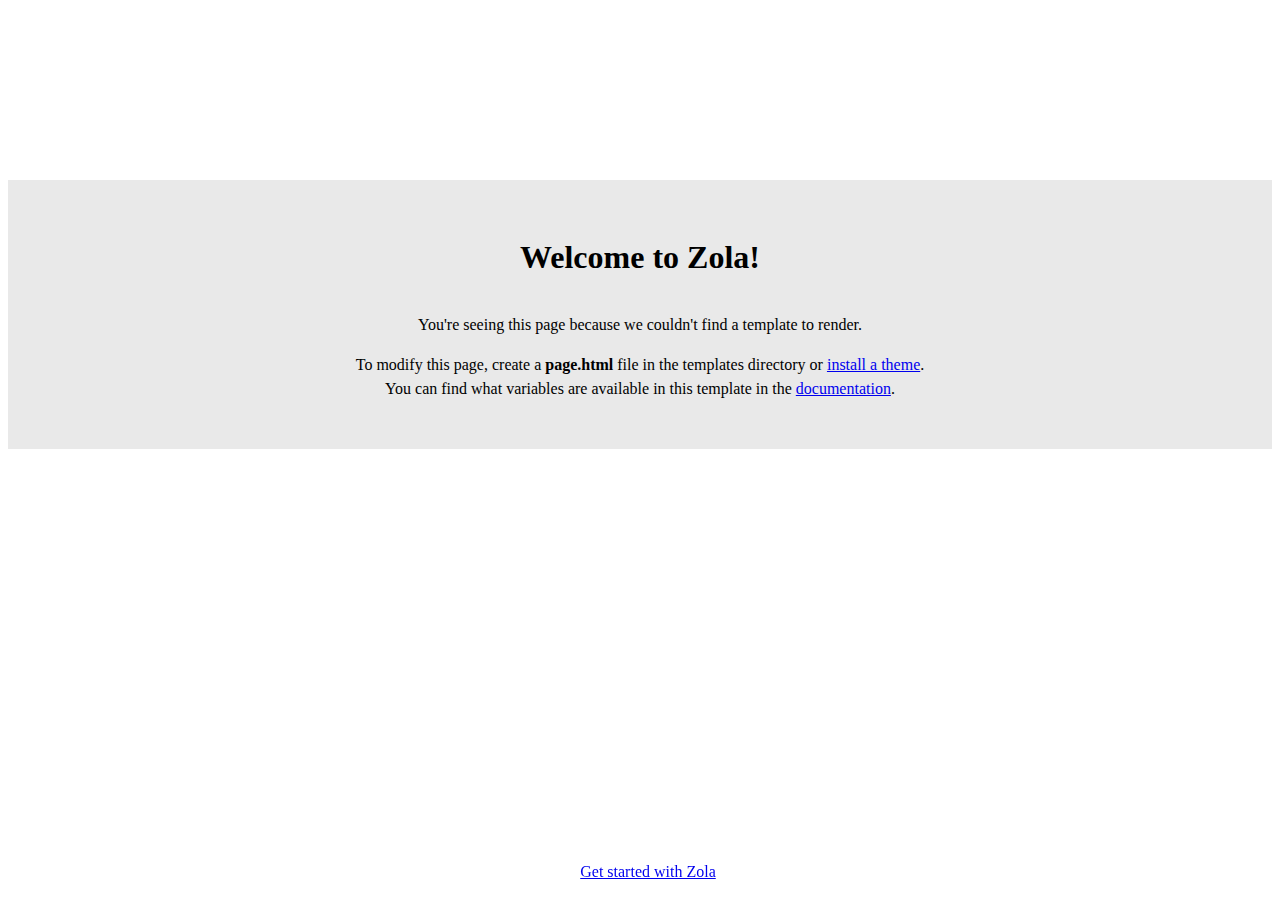
<file: battlefinder/index.html>
<html>
    <head>
        <title>Zola</title>
    </head>
    <body>
        <div class="container">
            <h1>Welcome to Zola!</h1>
            <p>
                You're seeing this page because we couldn't find a template to render.
            </p>
            <p>
                To modify this page, create a <b>page.html</b> file in the templates directory or
                <a href="https://www.getzola.org/documentation/themes/installing-and-using-themes/" target="_blank">install a theme</a>.
                <br>
                You can find what variables are available in this template in the <a href="https:&#x2F;&#x2F;www.getzola.org&#x2F;documentation&#x2F;templates&#x2F;pages-sections&#x2F;#page-variables" target="_blank">documentation</a>.
            </p>
        </div>
        <footer>
            <a href="https://www.getzola.org/documentation/getting-started/cli-usage/" target="_blank">Get started with Zola</a>
        </footer>
        <style>
            html {
                line-height: 1.5;
            }
            h1 {
                margin-bottom: 2rem;
            }
            .container {
                font-family: "sans-serif";
                text-align: center;
                margin-top: 20vh;
                padding: 2rem;
                background: #e9e9e9;
            }
            footer {
                position: fixed;
                width: 100%;
                bottom: 1rem;
                text-align: center;
            }
        </style>
    </body>
</html>
</file>
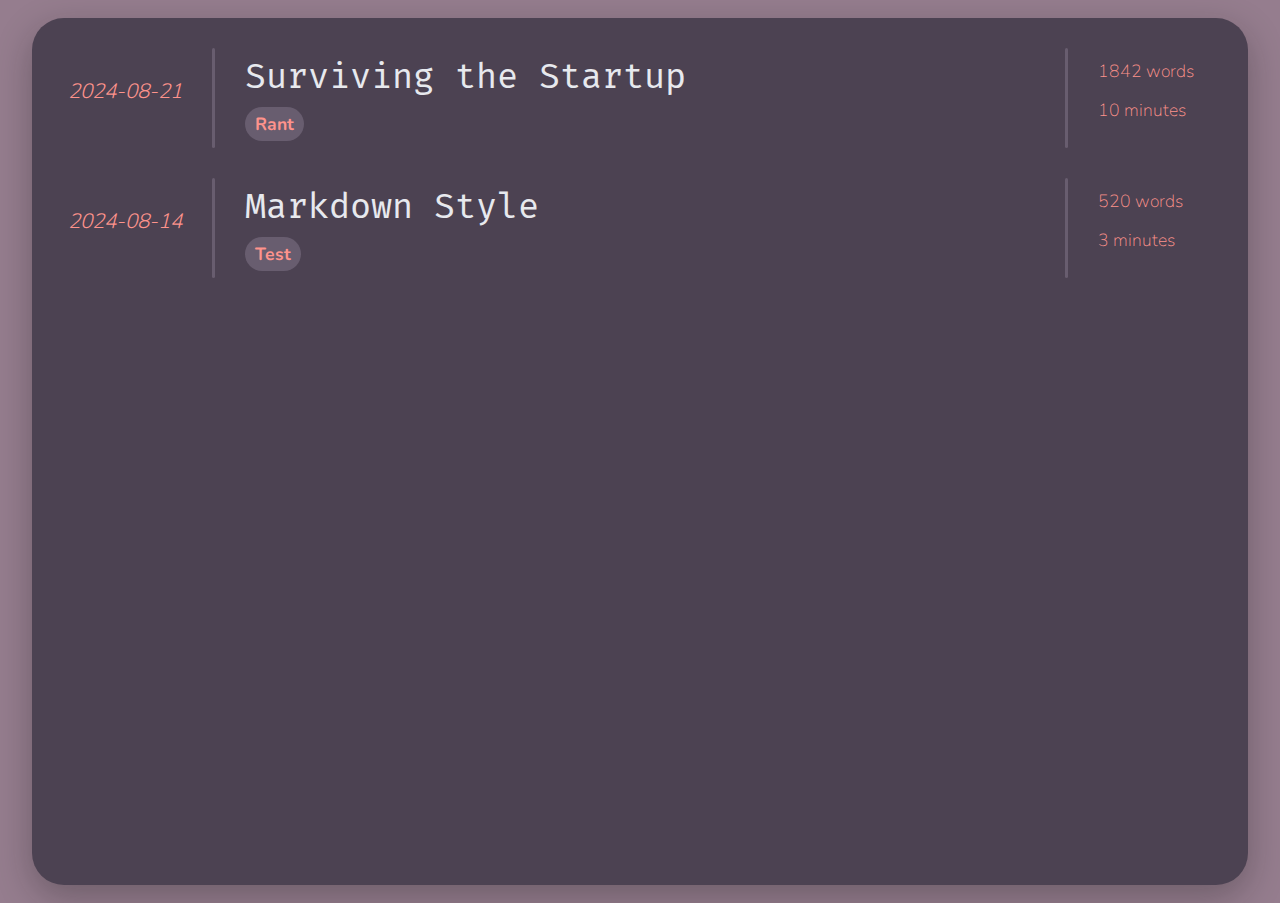
<file: blog/index.html>
<!DOCTYPE html>
<html lang="en">
  <head>
    <meta charset="utf-8" />
    <title>T3kla&#x27;s Portfolio and Blog</title>
    <link rel="stylesheet" href="https://t3kla.github.io/style.css?h=c67819dd9daffcd43d69" />
    <script src="https://t3kla.github.io/script.js?h=a20e483f45d501949378"></script>
  </head>
  <body>
    
<div class="blog">
  <div class="blog-container">
    
    <div class="blog-entry">
      <p class="blog-entry-date">2024-08-21</p>
      <div class="blog-entry-separator"></div>
      <div class="blog-entry-main">
        <a class="blog-entry-title" href="https://t3kla.github.io/blog/surviving-the-startup/">Surviving the Startup</a>
        <div class="blog-entry-tags">
          
          <p class="blog-entry-tag">Rant</p>
          
        </div>
      </div>
      <div class="blog-entry-separator"></div>
      <div class="blog-entry-extra">
        <p class="blog-entry-words">1842 words</p>
        <p class="blog-entry-time">10 minutes</p>
      </div>
    </div>
    
    <div class="blog-entry">
      <p class="blog-entry-date">2024-08-14</p>
      <div class="blog-entry-separator"></div>
      <div class="blog-entry-main">
        <a class="blog-entry-title" href="https://t3kla.github.io/blog/b-markdown-style/">Markdown Style</a>
        <div class="blog-entry-tags">
          
          <p class="blog-entry-tag">Test</p>
          
        </div>
      </div>
      <div class="blog-entry-separator"></div>
      <div class="blog-entry-extra">
        <p class="blog-entry-words">520 words</p>
        <p class="blog-entry-time">3 minutes</p>
      </div>
    </div>
    
  </div>
</div>

  </body>
</html>
</file>
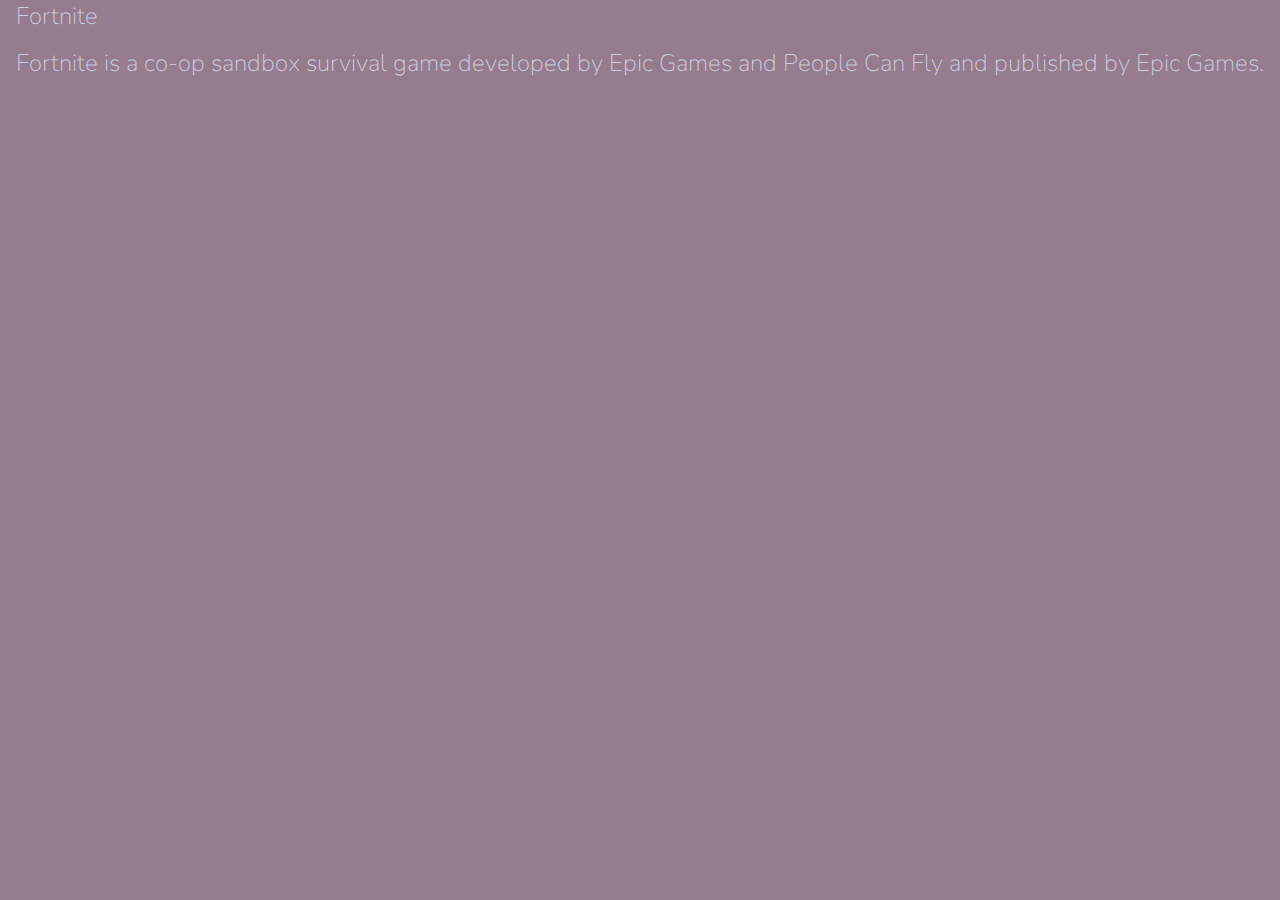
<file: dome/index.html>
<!DOCTYPE html>

<html>
  <head>
    <title>My App</title>
    <link rel="stylesheet" href="../style.css" />
  </head>
  <div id="card">
    <p>Fortnite</p>
    <p>Fortnite is a co-op sandbox survival game developed by Epic Games and People Can Fly and published by Epic Games.</p>
  </div>
</html>
</file>
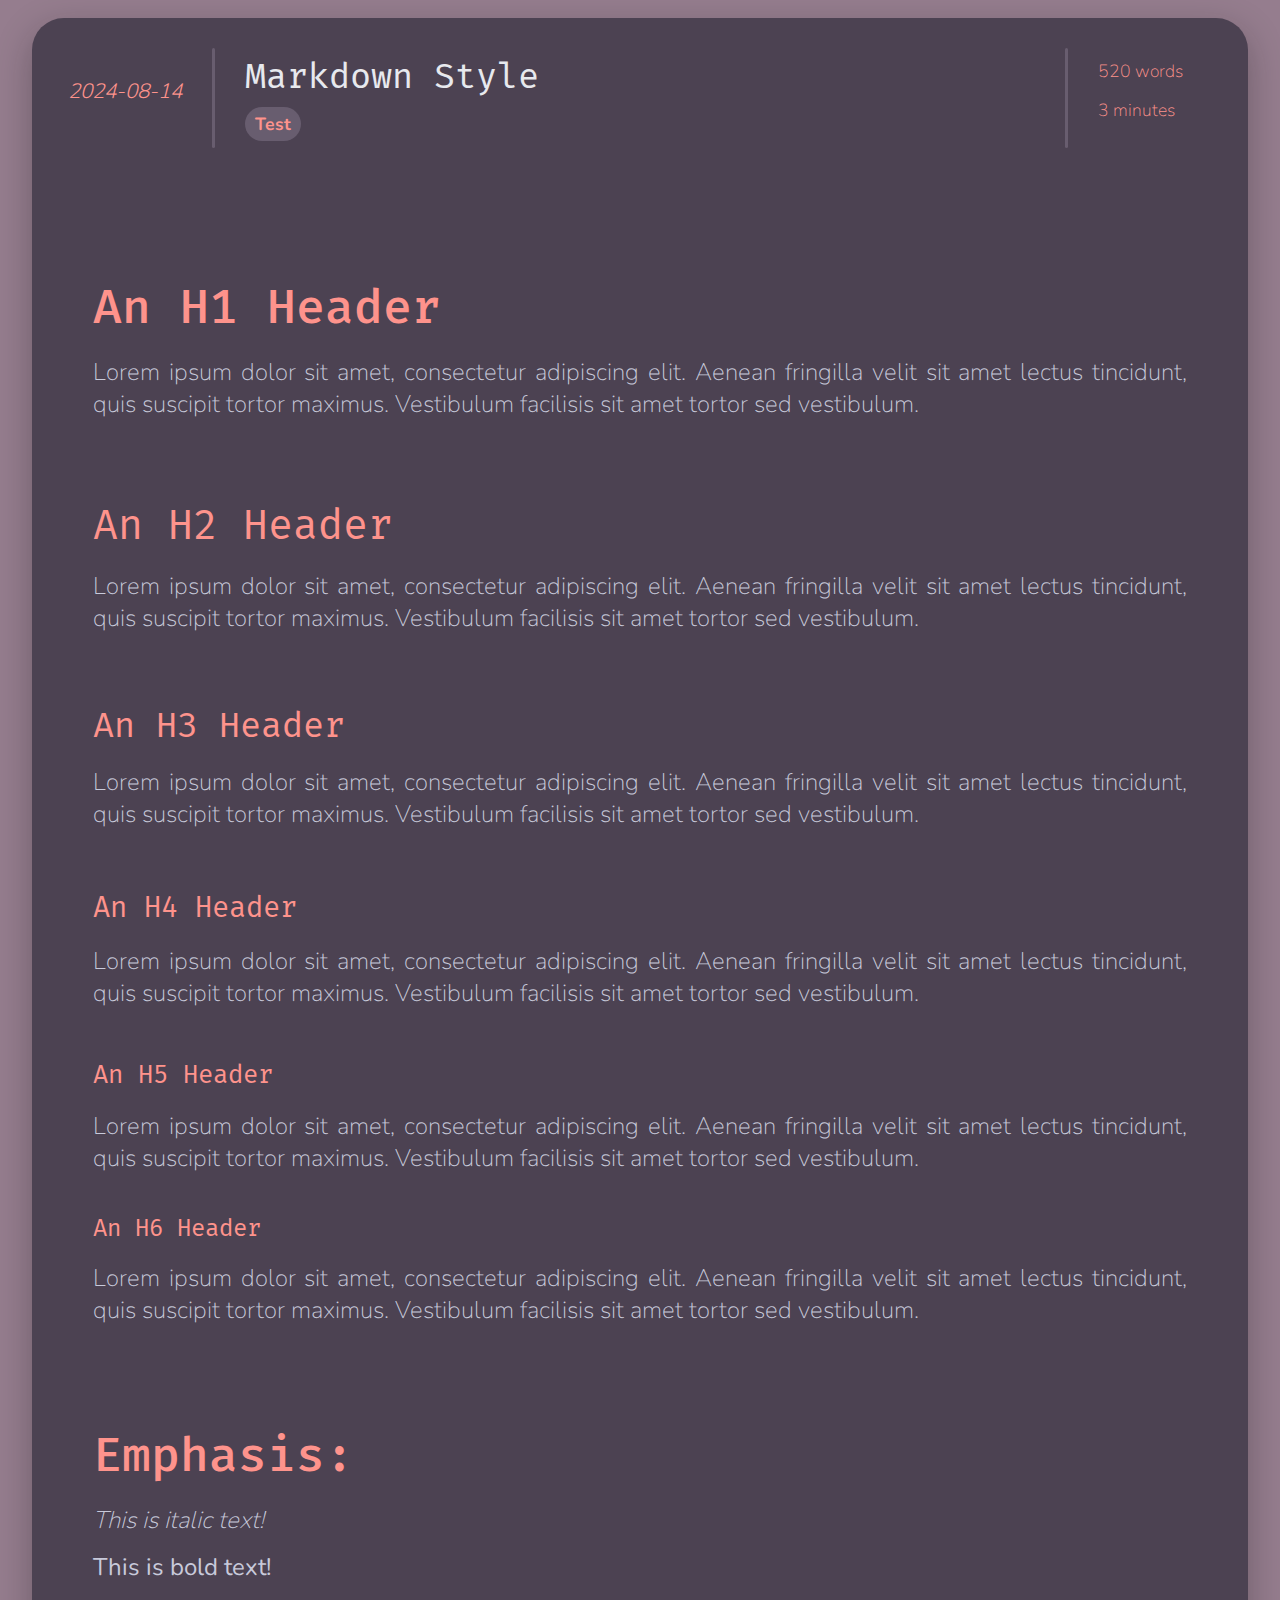
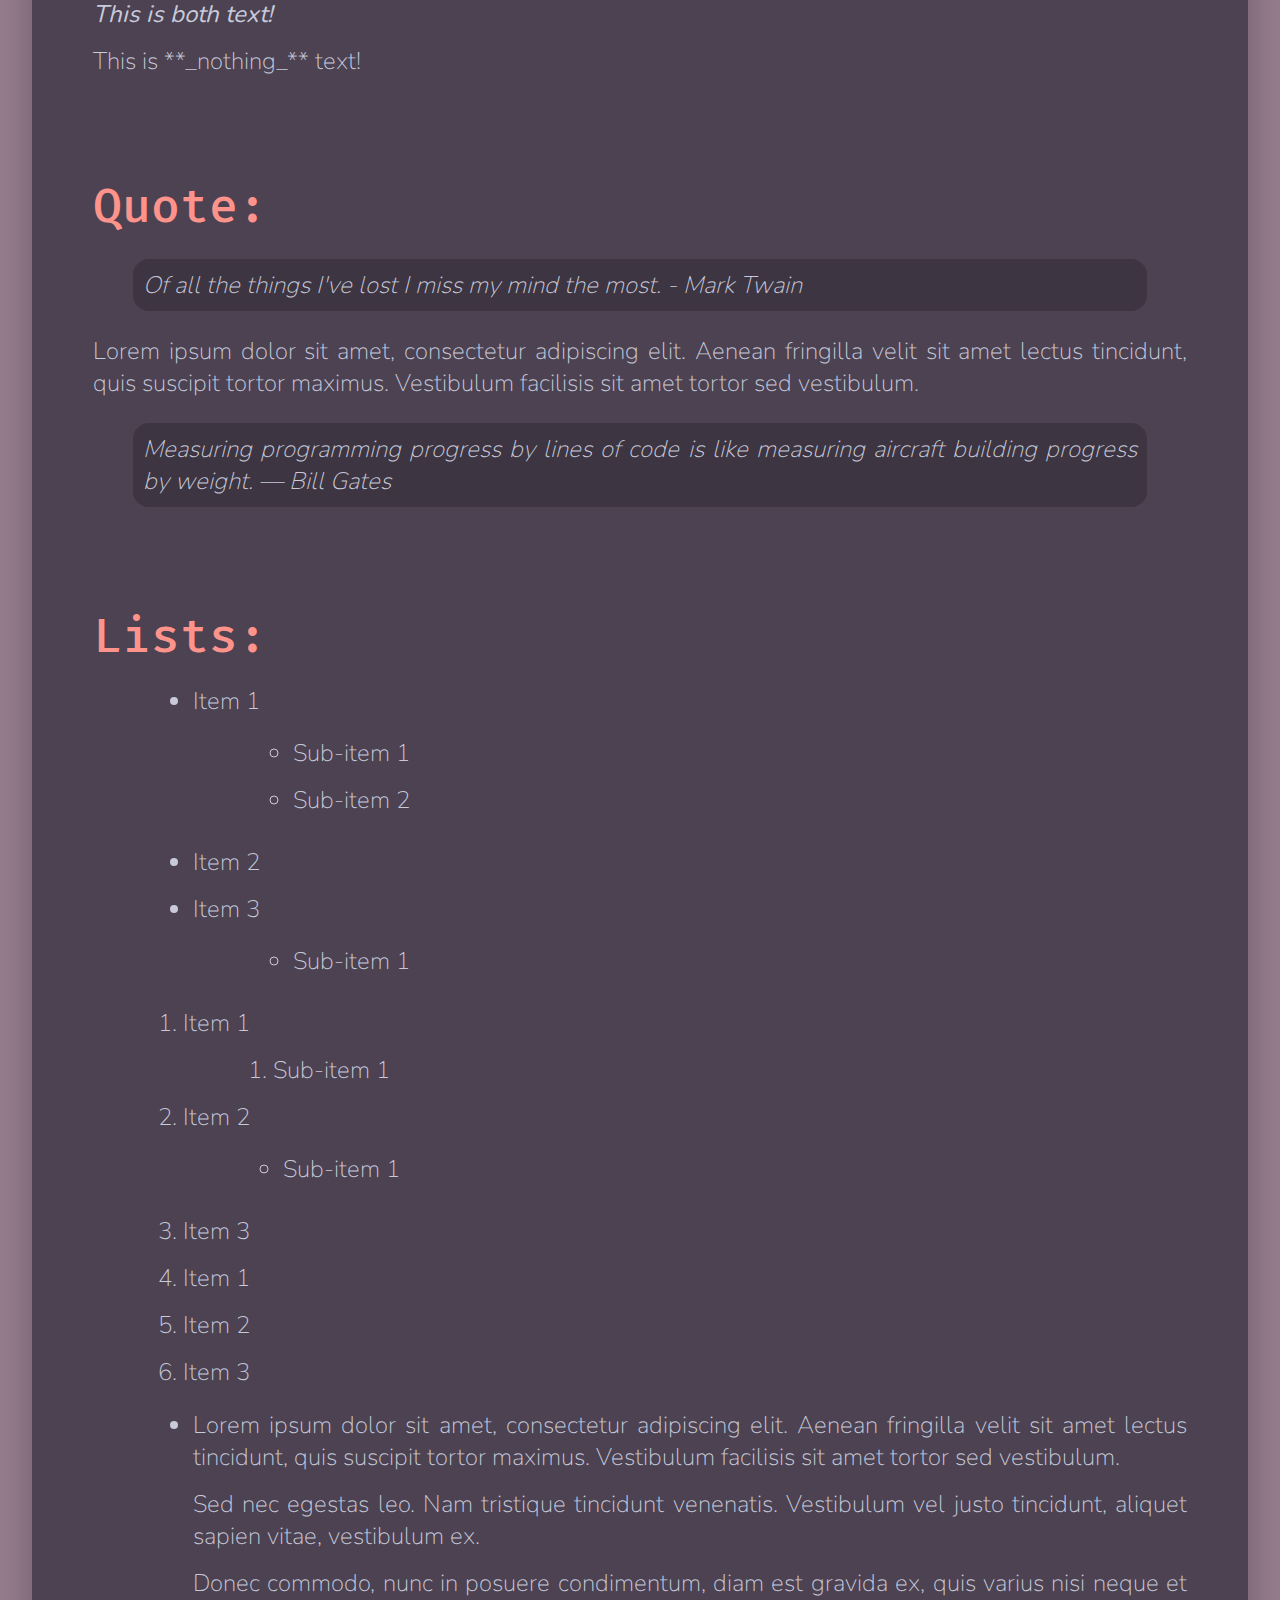
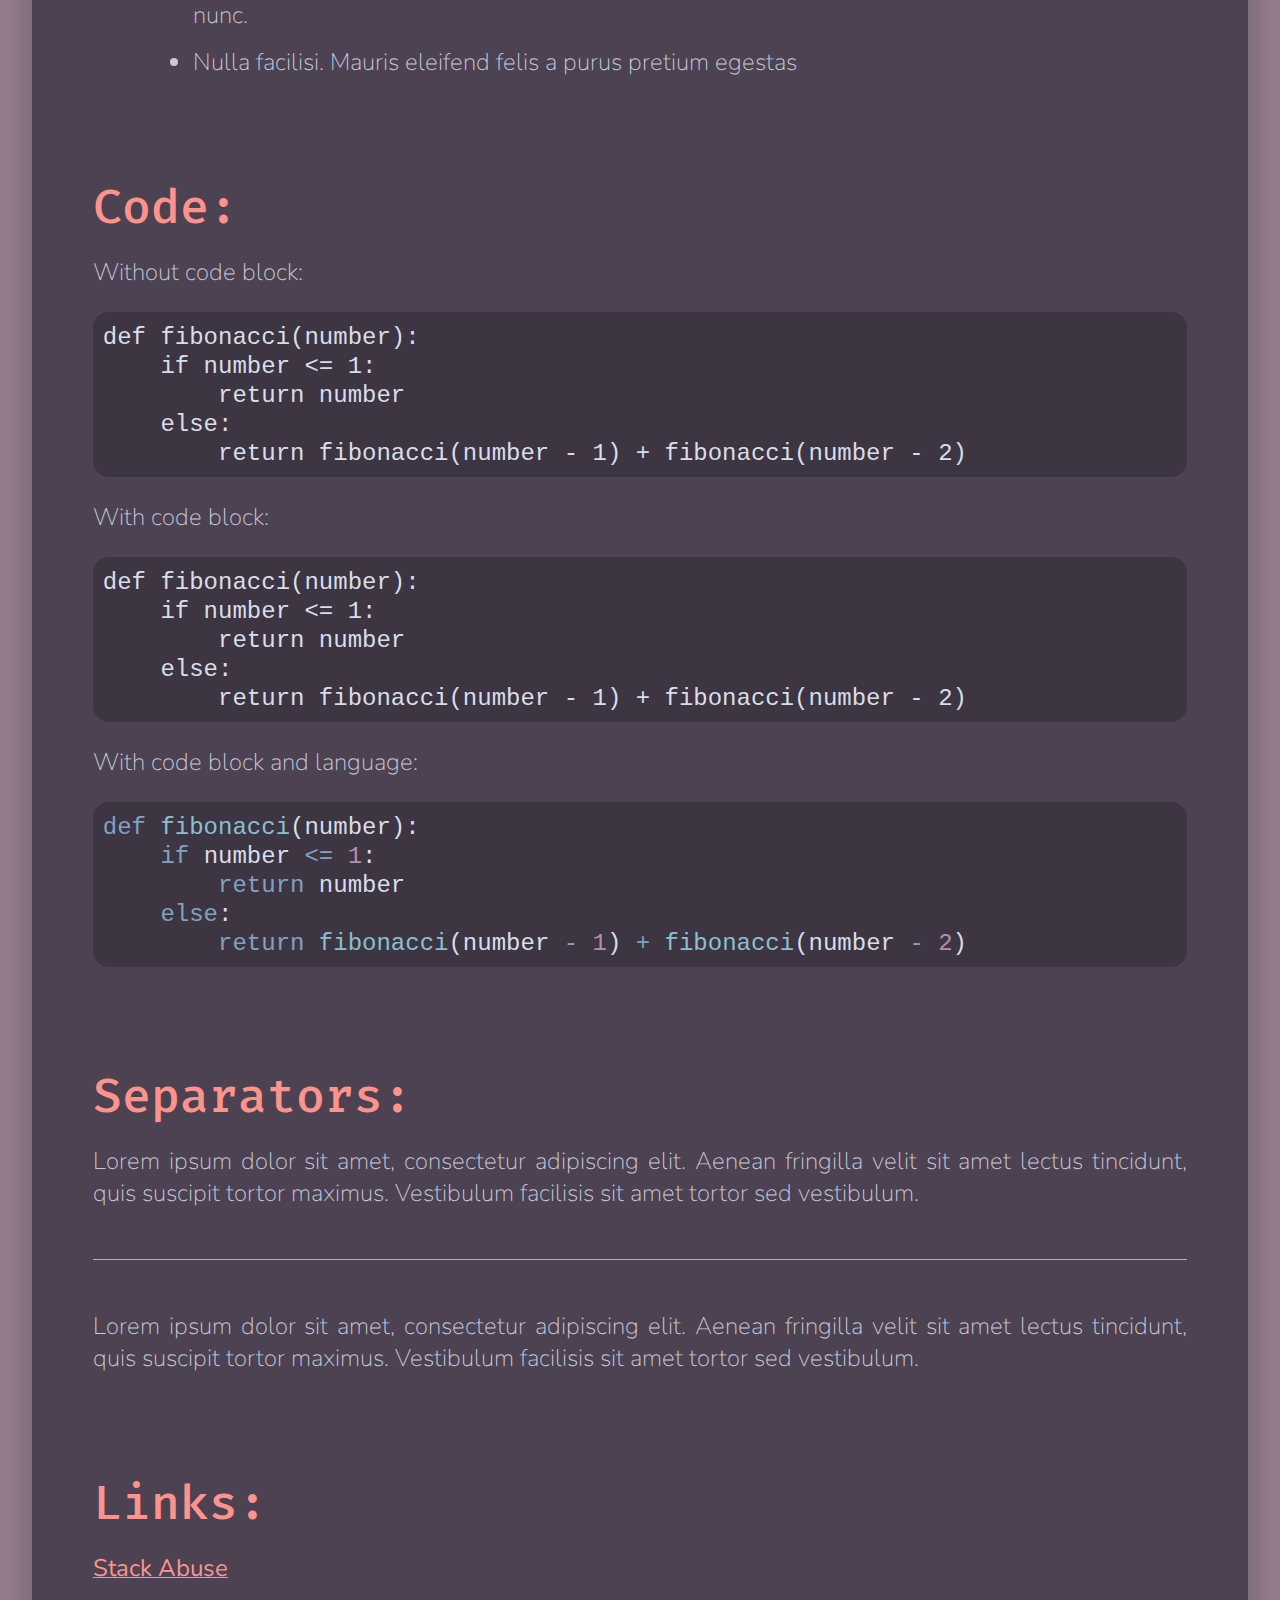
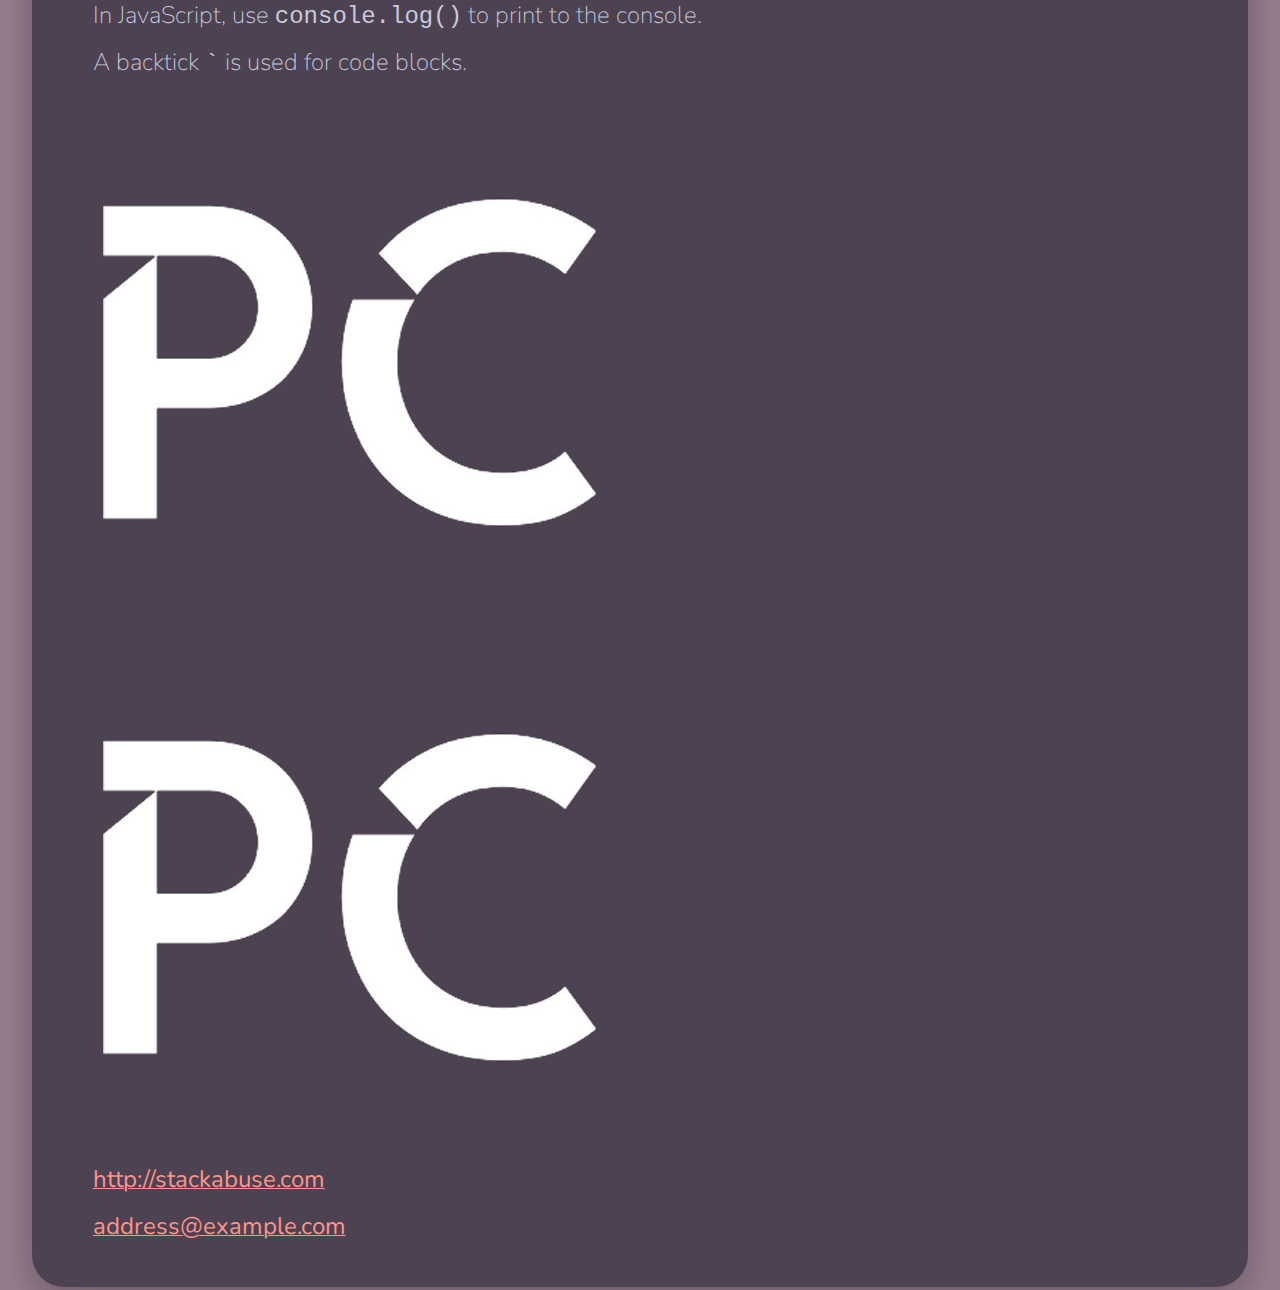
<file: blog/b-markdown-style/index.html>
<!DOCTYPE html>
<html lang="en">
  <head>
    <meta charset="utf-8" />
    <title>T3kla&#x27;s Portfolio and Blog</title>
    <link rel="stylesheet" href="https://t3kla.github.io/style.css?h=c67819dd9daffcd43d69" />
    <script src="https://t3kla.github.io/script.js?h=a20e483f45d501949378"></script>
  </head>
  <body>
    
<div class="blog">
  <div class="blog-container">
    <div class="blog-entry">
      <p class="blog-entry-date">2024-08-14</p>
      <div class="blog-entry-separator"></div>
      <div class="blog-entry-main">
        <a class="blog-entry-title" href="https://t3kla.github.io/blog/b-markdown-style/">Markdown Style</a>
        <div class="blog-entry-tags">
          
          <p class="blog-entry-tag">Test</p>
          
        </div>
      </div>
      <div class="blog-entry-separator"></div>
      <div class="blog-entry-extra">
        <p class="blog-entry-words">520 words</p>
        <p class="blog-entry-time">3 minutes</p>
      </div>
    </div>
    <div class="blog-content"><h1 id="an-h1-header">An H1 Header</h1>
<p>Lorem ipsum dolor sit amet, consectetur adipiscing elit. Aenean fringilla velit sit amet lectus tincidunt, quis suscipit tortor maximus. Vestibulum facilisis sit amet tortor sed vestibulum.</p>
<h2 id="an-h2-header">An H2 Header</h2>
<p>Lorem ipsum dolor sit amet, consectetur adipiscing elit. Aenean fringilla velit sit amet lectus tincidunt, quis suscipit tortor maximus. Vestibulum facilisis sit amet tortor sed vestibulum.</p>
<h3 id="an-h3-header">An H3 Header</h3>
<p>Lorem ipsum dolor sit amet, consectetur adipiscing elit. Aenean fringilla velit sit amet lectus tincidunt, quis suscipit tortor maximus. Vestibulum facilisis sit amet tortor sed vestibulum.</p>
<h4 id="an-h4-header">An H4 Header</h4>
<p>Lorem ipsum dolor sit amet, consectetur adipiscing elit. Aenean fringilla velit sit amet lectus tincidunt, quis suscipit tortor maximus. Vestibulum facilisis sit amet tortor sed vestibulum.</p>
<h5 id="an-h5-header">An H5 Header</h5>
<p>Lorem ipsum dolor sit amet, consectetur adipiscing elit. Aenean fringilla velit sit amet lectus tincidunt, quis suscipit tortor maximus. Vestibulum facilisis sit amet tortor sed vestibulum.</p>
<h6 id="an-h6-header">An H6 Header</h6>
<p>Lorem ipsum dolor sit amet, consectetur adipiscing elit. Aenean fringilla velit sit amet lectus tincidunt, quis suscipit tortor maximus. Vestibulum facilisis sit amet tortor sed vestibulum.</p>
<h1 id="emphasis">Emphasis:</h1>
<p><em>This is italic text!</em></p>
<p><strong>This is bold text!</strong></p>
<p><strong><em>This is both text!</em></strong></p>
<p>This is **_nothing_** text!</p>
<h1 id="quote">Quote:</h1>
<blockquote>
<p>Of all the things I've lost
I miss my mind the most. - Mark Twain</p>
</blockquote>
<p>Lorem ipsum dolor sit amet, consectetur adipiscing elit. Aenean fringilla velit sit amet lectus tincidunt, quis suscipit tortor maximus. Vestibulum facilisis sit amet tortor sed vestibulum.</p>
<blockquote>
<p>Measuring programming progress by lines of code is like measuring aircraft building progress by weight. — Bill Gates</p>
</blockquote>
<h1 id="lists">Lists:</h1>
<ul>
<li>Item 1
<ul>
<li>Sub-item 1</li>
<li>Sub-item 2</li>
</ul>
</li>
<li>Item 2</li>
<li>Item 3
<ul>
<li>Sub-item 1</li>
</ul>
</li>
</ul>
<ol>
<li>Item 1
<ol>
<li>Sub-item 1</li>
</ol>
</li>
<li>Item 2
<ul>
<li>Sub-item 1</li>
</ul>
</li>
<li>Item 3</li>
<li>Item 1</li>
<li>Item 2</li>
<li>Item 3</li>
</ol>
<ul>
<li>
<p>Lorem ipsum dolor sit amet, consectetur adipiscing elit. Aenean fringilla velit sit amet lectus tincidunt, quis suscipit tortor maximus. Vestibulum facilisis sit amet tortor sed vestibulum.</p>
<p>Sed nec egestas leo. Nam tristique tincidunt venenatis. Vestibulum vel justo tincidunt, aliquet sapien vitae, vestibulum ex.</p>
<p>Donec commodo, nunc in posuere condimentum, diam est gravida ex, quis varius nisi neque et nunc.</p>
</li>
<li>
<p>Nulla facilisi. Mauris eleifend felis a purus pretium egestas</p>
</li>
</ul>
<h1 id="code">Code:</h1>
<p>Without code block:</p>
<pre style="background-color:#2e3440;color:#d8dee9;"><code><span>def fibonacci(number):
</span><span>    if number &lt;= 1:
</span><span>        return number
</span><span>    else:
</span><span>        return fibonacci(number - 1) + fibonacci(number - 2)
</span></code></pre>
<p>With code block:</p>
<pre style="background-color:#2e3440;color:#d8dee9;"><code><span>def fibonacci(number):
</span><span>    if number &lt;= 1:
</span><span>        return number
</span><span>    else:
</span><span>        return fibonacci(number - 1) + fibonacci(number - 2)
</span></code></pre>
<p>With code block and language:</p>
<pre data-lang="python" style="background-color:#2e3440;color:#d8dee9;" class="language-python "><code class="language-python" data-lang="python"><span style="color:#81a1c1;">def </span><span style="color:#88c0d0;">fibonacci</span><span>(number):
</span><span>    </span><span style="color:#81a1c1;">if </span><span>number </span><span style="color:#81a1c1;">&lt;= </span><span style="color:#b48ead;">1</span><span>:
</span><span>        </span><span style="color:#81a1c1;">return </span><span>number
</span><span>    </span><span style="color:#81a1c1;">else</span><span>:
</span><span>        </span><span style="color:#81a1c1;">return </span><span style="color:#88c0d0;">fibonacci</span><span>(number </span><span style="color:#81a1c1;">- </span><span style="color:#b48ead;">1</span><span>) </span><span style="color:#81a1c1;">+ </span><span style="color:#88c0d0;">fibonacci</span><span>(number </span><span style="color:#81a1c1;">- </span><span style="color:#b48ead;">2</span><span>)
</span></code></pre>
<h1 id="separators">Separators:</h1>
<p>Lorem ipsum dolor sit amet, consectetur adipiscing elit. Aenean fringilla velit sit amet lectus tincidunt, quis suscipit tortor maximus. Vestibulum facilisis sit amet tortor sed vestibulum.</p>
<hr />
<p>Lorem ipsum dolor sit amet, consectetur adipiscing elit. Aenean fringilla velit sit amet lectus tincidunt, quis suscipit tortor maximus. Vestibulum facilisis sit amet tortor sed vestibulum.</p>
<h1 id="links">Links:</h1>
<p><a rel="noopener" target="_blank" title="Stack Abuse Title" href="http://stackabuse.com">Stack Abuse</a></p>
<p>In JavaScript, use <code>console.log()</code> to print to the console.</p>
<p>A backtick <code>`</code> is used for code blocks.</p>
<p><img src="/../../images/pc_logo.png" alt="My Alt Text" title="My Optional Title Text" /></p>
<p><img src="/../../images/pc_logo.png" alt="My Alt Text" title="My Optional Title Text" /></p>
<p><a rel="noopener" target="_blank" href="http://stackabuse.com">http://stackabuse.com</a></p>
<p><a href="mailto:address@example.com">address@example.com</a></p>
</div>
  </div>
</div>

  </body>
</html>
</file>
<file: style.css>
@font-face{font-family:"Fira Mono";font-weight:600;src:url(../fonts/FiraMono-Bold.ttf) format(truetype)}@font-face{font-family:"Fira Mono";font-weight:500;src:url(../fonts/FiraMono-Medium.ttf) format(truetype)}@font-face{font-family:"Fira Mono";font-weight:400;src:url(../fonts/FiraMono-Regular.ttf) format(truetype)}@font-face{font-family:"Nunito";src:url(../fonts/Nunito.ttf) format(truetype)}@font-face{font-family:"Nunito Italic";src:url(../fonts/Nunito-Italic.ttf) format(truetype)}body{height:fit-content;min-height:100%;width:fit-content;min-width:100%;background:#957d8e;padding:0px 0px;margin:0px 0px;display:flex;justify-content:center;align-items:center;flex-direction:column}header{height:100vh;width:100%;background:#4c4252;display:flex;justify-content:start;align-items:center;flex-direction:column}p{padding:0px 0px;margin:0px 0px 15px 0px;font-family:"Nunito";font-size:1.5rem;font-weight:200;text-align:justify;color:#c8cadb}b{text-decoration:none;font-weight:300;color:#fe938c}a{padding:0px 0px;margin:0px 0px;text-decoration:underline;text-decoration-thickness:1px;font-weight:400;color:#fe938c}h1{padding:0px 0px;margin:100px 0px 20px 0px;color:#fe938c;font-size:3rem;font-family:"Fira Mono";font-weight:500}h2{padding:0px 0px;margin:80px 0px 20px 0px;color:#fe938c;font-size:2.6rem;font-family:"Fira Mono";font-weight:400}h3{padding:0px 0px;margin:70px 0px 20px 0px;color:#fe938c;font-size:2.2rem;font-family:"Fira Mono";font-weight:300}h4{padding:0px 0px;margin:60px 0px 20px 0px;color:#fe938c;font-size:1.8rem;font-family:"Fira Mono";font-weight:200}h5{padding:0px 0px;margin:50px 0px 20px 0px;color:#fe938c;font-size:1.6rem;font-family:"Fira Mono";font-weight:100}h6{padding:0px 0px;margin:40px 0px 20px 0px;color:#fe938c;font-size:1.5rem;font-family:"Fira Mono";font-weight:100}ul{padding:0px 0px;margin:20px 0px 30px 50px;font-family:"Nunito";font-weight:200s}li{padding:0px 0px;margin:15px 0px 15px 50px;font-family:"Nunito";font-size:1.5rem;font-weight:200;text-align:justify;color:#c8cadb}img{padding:0px 0px;margin:0px 0px;font-family:"Fira Mono";font-weight:600}blockquote{font-style:italic}pre,blockquote{font-size:1.5rem;font-weight:200;font-family:"Fira Mono";color:#e7e9ee;background:#3d3541 !important;border-radius:1rem;padding:10px}pre p,blockquote p{padding:0px 0px;margin:0px 0px}hr{width:100%;height:1px;background:#fe938c;margin:50px 0px;border:none}body{height:fit-content;min-height:100%;width:fit-content;min-width:100%;background:#957d8e;padding:0px 0px;margin:0px 0px;display:flex;justify-content:center;align-items:center;flex-direction:column}header{height:100vh;width:100%;background:#4c4252;display:flex;justify-content:start;align-items:center;flex-direction:column}p{padding:0px 0px;margin:0px 0px 15px 0px;font-family:"Nunito";font-size:1.5rem;font-weight:200;text-align:justify;color:#c8cadb}b{text-decoration:none;font-weight:300;color:#fe938c}a{padding:0px 0px;margin:0px 0px;text-decoration:underline;text-decoration-thickness:1px;font-weight:400;color:#fe938c}h1{padding:0px 0px;margin:100px 0px 20px 0px;color:#fe938c;font-size:3rem;font-family:"Fira Mono";font-weight:500}h2{padding:0px 0px;margin:80px 0px 20px 0px;color:#fe938c;font-size:2.6rem;font-family:"Fira Mono";font-weight:400}h3{padding:0px 0px;margin:70px 0px 20px 0px;color:#fe938c;font-size:2.2rem;font-family:"Fira Mono";font-weight:300}h4{padding:0px 0px;margin:60px 0px 20px 0px;color:#fe938c;font-size:1.8rem;font-family:"Fira Mono";font-weight:200}h5{padding:0px 0px;margin:50px 0px 20px 0px;color:#fe938c;font-size:1.6rem;font-family:"Fira Mono";font-weight:100}h6{padding:0px 0px;margin:40px 0px 20px 0px;color:#fe938c;font-size:1.5rem;font-family:"Fira Mono";font-weight:100}ul{padding:0px 0px;margin:20px 0px 30px 50px;font-family:"Nunito";font-weight:200s}li{padding:0px 0px;margin:15px 0px 15px 50px;font-family:"Nunito";font-size:1.5rem;font-weight:200;text-align:justify;color:#c8cadb}img{padding:0px 0px;margin:0px 0px;font-family:"Fira Mono";font-weight:600}blockquote{font-style:italic}pre,blockquote{font-size:1.5rem;font-weight:200;font-family:"Fira Mono";color:#e7e9ee;background:#3d3541 !important;border-radius:1rem;padding:10px}pre p,blockquote p{padding:0px 0px;margin:0px 0px}hr{width:100%;height:1px;background:#fe938c;margin:50px 0px;border:none}.button{height:50px;width:max-content;padding:0px 20px;margin:0px 20px 0px 0px;color:#e7e9ee;background-color:#bf746e;border-radius:2rem;transition-duration:.1s;cursor:pointer;display:flex;justify-content:center;align-items:center;flex-direction:row}.button:hover{padding:0px 20px;background-color:#fe938c;box-shadow:0px 0px 5px 0px #fe938c}.button .button-text{margin:0px 0px 0px 0px;font-family:"Nunito";font-size:1.5rem;font-weight:600;text-align:justify;color:#e7e9ee}.button .button-text a{color:#e7e9ee;text-decoration:none}.bubbles{position:absolute;width:inherit;height:inherit;overflow:hidden}.bubble{position:absolute;left:var(--bubble-left-offset);bottom:-75%;display:block;width:var(--bubble-radius);height:var(--bubble-radius);border-radius:50%;animation:float-up var(--bubble-float-duration) var(--bubble-float-delay) ease-in infinite;z-index:50}.bubble::before{position:absolute;content:"";top:0;left:0;width:100%;height:100%;background:#ffb543;border-radius:inherit;animation:var(--bubble-sway-type) var(--bubble-sway-duration) var(--bubble-sway-delay) ease-in-out alternate infinite}.bubble:nth-child(0){--bubble-left-offset: 42vw;--bubble-radius: 7vw;--bubble-float-duration: 8s;--bubble-sway-duration: 12s;--bubble-float-delay: 6s;--bubble-sway-delay: 2s;--bubble-sway-type: sway-right-to-left}.bubble:nth-child(1){--bubble-left-offset: 42vw;--bubble-radius: 12vw;--bubble-float-duration: 10s;--bubble-sway-duration: 16s;--bubble-float-delay: 4s;--bubble-sway-delay: 2s;--bubble-sway-type: sway-right-to-left}.bubble:nth-child(2){--bubble-left-offset: 55vw;--bubble-radius: 4vw;--bubble-float-duration: 9s;--bubble-sway-duration: 8s;--bubble-float-delay: 0s;--bubble-sway-delay: 1s;--bubble-sway-type: sway-left-to-right}.bubble:nth-child(3){--bubble-left-offset: 42vw;--bubble-radius: 6vw;--bubble-float-duration: 8s;--bubble-sway-duration: 11s;--bubble-float-delay: 6s;--bubble-sway-delay: 2s;--bubble-sway-type: sway-right-to-left}.bubble:nth-child(4){--bubble-left-offset: 95vw;--bubble-radius: 13vw;--bubble-float-duration: 12s;--bubble-sway-duration: 13s;--bubble-float-delay: 4s;--bubble-sway-delay: 3s;--bubble-sway-type: sway-left-to-right}.bubble:nth-child(5){--bubble-left-offset: 19vw;--bubble-radius: 13vw;--bubble-float-duration: 12s;--bubble-sway-duration: 15s;--bubble-float-delay: 0s;--bubble-sway-delay: 1s;--bubble-sway-type: sway-right-to-left}.bubble:nth-child(6){--bubble-left-offset: 68vw;--bubble-radius: 10vw;--bubble-float-duration: 14s;--bubble-sway-duration: 10s;--bubble-float-delay: 6s;--bubble-sway-delay: 0s;--bubble-sway-type: sway-right-to-left}.bubble:nth-child(7){--bubble-left-offset: 49vw;--bubble-radius: 14vw;--bubble-float-duration: 10s;--bubble-sway-duration: 16s;--bubble-float-delay: 4s;--bubble-sway-delay: 0s;--bubble-sway-type: sway-right-to-left}.bubble:nth-child(8){--bubble-left-offset: 33vw;--bubble-radius: 4vw;--bubble-float-duration: 13s;--bubble-sway-duration: 12s;--bubble-float-delay: 0s;--bubble-sway-delay: 3s;--bubble-sway-type: sway-left-to-right}.bubble:nth-child(9){--bubble-left-offset: 58vw;--bubble-radius: 15vw;--bubble-float-duration: 9s;--bubble-sway-duration: 16s;--bubble-float-delay: 0s;--bubble-sway-delay: 2s;--bubble-sway-type: sway-right-to-left}.bubble:nth-child(10){--bubble-left-offset: 65vw;--bubble-radius: 1vw;--bubble-float-duration: 15s;--bubble-sway-duration: 16s;--bubble-float-delay: 1s;--bubble-sway-delay: 4s;--bubble-sway-type: sway-left-to-right}.bubble:nth-child(11){--bubble-left-offset: 72vw;--bubble-radius: 11vw;--bubble-float-duration: 15s;--bubble-sway-duration: 8s;--bubble-float-delay: 4s;--bubble-sway-delay: 2s;--bubble-sway-type: sway-right-to-left}.bubble:nth-child(12){--bubble-left-offset: 57vw;--bubble-radius: 11vw;--bubble-float-duration: 8s;--bubble-sway-duration: 11s;--bubble-float-delay: 0s;--bubble-sway-delay: 2s;--bubble-sway-type: sway-left-to-right}.bubble:nth-child(13){--bubble-left-offset: 61vw;--bubble-radius: 9vw;--bubble-float-duration: 10s;--bubble-sway-duration: 11s;--bubble-float-delay: 1s;--bubble-sway-delay: 1s;--bubble-sway-type: sway-left-to-right}.bubble:nth-child(14){--bubble-left-offset: 71vw;--bubble-radius: 7vw;--bubble-float-duration: 16s;--bubble-sway-duration: 16s;--bubble-float-delay: 1s;--bubble-sway-delay: 0s;--bubble-sway-type: sway-left-to-right}.bubble:nth-child(15){--bubble-left-offset: 25vw;--bubble-radius: 9vw;--bubble-float-duration: 10s;--bubble-sway-duration: 11s;--bubble-float-delay: 3s;--bubble-sway-delay: 1s;--bubble-sway-type: sway-left-to-right}.bubble:nth-child(16){--bubble-left-offset: 18vw;--bubble-radius: 6vw;--bubble-float-duration: 9s;--bubble-sway-duration: 8s;--bubble-float-delay: 2s;--bubble-sway-delay: 1s;--bubble-sway-type: sway-left-to-right}.bubble:nth-child(17){--bubble-left-offset: 6vw;--bubble-radius: 6vw;--bubble-float-duration: 8s;--bubble-sway-duration: 13s;--bubble-float-delay: 2s;--bubble-sway-delay: 3s;--bubble-sway-type: sway-left-to-right}.bubble:nth-child(18){--bubble-left-offset: 77vw;--bubble-radius: 8vw;--bubble-float-duration: 12s;--bubble-sway-duration: 8s;--bubble-float-delay: 0s;--bubble-sway-delay: 3s;--bubble-sway-type: sway-left-to-right}.bubble:nth-child(19){--bubble-left-offset: 55vw;--bubble-radius: 1vw;--bubble-float-duration: 11s;--bubble-sway-duration: 12s;--bubble-float-delay: 3s;--bubble-sway-delay: 0s;--bubble-sway-type: sway-right-to-left}.bubble:nth-child(20){--bubble-left-offset: 34vw;--bubble-radius: 12vw;--bubble-float-duration: 13s;--bubble-sway-duration: 9s;--bubble-float-delay: 6s;--bubble-sway-delay: 4s;--bubble-sway-type: sway-right-to-left}@keyframes float-up{to{transform:translateY(-175vh)}}@keyframes sway-left-to-right{from{transform:translateX(-100%)}to{transform:translateX(100%)}}@keyframes sway-right-to-left{from{transform:translateX(100%)}to{transform:translateX(-100%)}}body{height:fit-content;min-height:100%;width:fit-content;min-width:100%;background:#957d8e;padding:0px 0px;margin:0px 0px;display:flex;justify-content:center;align-items:center;flex-direction:column}header{height:100vh;width:100%;background:#4c4252;display:flex;justify-content:start;align-items:center;flex-direction:column}p{padding:0px 0px;margin:0px 0px 15px 0px;font-family:"Nunito";font-size:1.5rem;font-weight:200;text-align:justify;color:#c8cadb}b{text-decoration:none;font-weight:300;color:#fe938c}a{padding:0px 0px;margin:0px 0px;text-decoration:underline;text-decoration-thickness:1px;font-weight:400;color:#fe938c}h1{padding:0px 0px;margin:100px 0px 20px 0px;color:#fe938c;font-size:3rem;font-family:"Fira Mono";font-weight:500}h2{padding:0px 0px;margin:80px 0px 20px 0px;color:#fe938c;font-size:2.6rem;font-family:"Fira Mono";font-weight:400}h3{padding:0px 0px;margin:70px 0px 20px 0px;color:#fe938c;font-size:2.2rem;font-family:"Fira Mono";font-weight:300}h4{padding:0px 0px;margin:60px 0px 20px 0px;color:#fe938c;font-size:1.8rem;font-family:"Fira Mono";font-weight:200}h5{padding:0px 0px;margin:50px 0px 20px 0px;color:#fe938c;font-size:1.6rem;font-family:"Fira Mono";font-weight:100}h6{padding:0px 0px;margin:40px 0px 20px 0px;color:#fe938c;font-size:1.5rem;font-family:"Fira Mono";font-weight:100}ul{padding:0px 0px;margin:20px 0px 30px 50px;font-family:"Nunito";font-weight:200s}li{padding:0px 0px;margin:15px 0px 15px 50px;font-family:"Nunito";font-size:1.5rem;font-weight:200;text-align:justify;color:#c8cadb}img{padding:0px 0px;margin:0px 0px;font-family:"Fira Mono";font-weight:600}blockquote{font-style:italic}pre,blockquote{font-size:1.5rem;font-weight:200;font-family:"Fira Mono";color:#e7e9ee;background:#3d3541 !important;border-radius:1rem;padding:10px}pre p,blockquote p{padding:0px 0px;margin:0px 0px}hr{width:100%;height:1px;background:#fe938c;margin:50px 0px;border:none}.content{height:max-content;width:100vw;max-width:1700px;background:rgba(0,0,0,0);display:flex;justify-content:start;align-items:center;flex-direction:column}.card{height:500px;width:100%;margin-top:70px;border-radius:2rem;background:#4c4252;box-shadow:rgba(19,19,19,.3) 0rem .75rem 2.25rem 0rem;display:flex;justify-content:space-between;align-items:center;flex-direction:row;position:relative;transition:width .3s ease}.card .card-visual{height:100%;flex-grow:1;opacity:80%;position:relative;overflow:hidden}.card .card-visual .card-image-left{position:absolute;top:0;left:0;height:100%;width:100%;border-top-left-radius:2rem;border-bottom-left-radius:2rem;object-fit:cover}.card .card-visual .card-image-right{position:absolute;top:0;left:0;height:100%;width:100%;border-top-right-radius:2rem;border-bottom-right-radius:2rem;object-fit:cover}.card .card-text{height:100%;width:36vw;padding:0px 50px;display:flex;justify-content:start;align-items:center;flex-direction:column}.card .card-text .card-title{height:100px;overflow:hidden;margin-bottom:0px;font-size:4rem;font-family:"Nunito";font-weight:500;align-content:end;color:#e7e9ee}.card .card-text .card-subtitle{height:40px;overflow:hidden;margin-bottom:0px;font-size:1.4rem;font-weight:500;font-family:"Fira Mono";align-content:start;color:#fe938c}.card .card-text .card-description{overflow:hidden;flex-grow:1}.card .card-text .card-logo-container{height:50px;width:100%;padding:25px;display:flex;justify-content:center;align-items:center;flex-direction:row}.card .card-text .card-logo-container .card-logo{height:50px;width:50px;padding:25px 12px;opacity:85%}body{height:fit-content;min-height:100%;width:fit-content;min-width:100%;background:#957d8e;padding:0px 0px;margin:0px 0px;display:flex;justify-content:center;align-items:center;flex-direction:column}header{height:100vh;width:100%;background:#4c4252;display:flex;justify-content:start;align-items:center;flex-direction:column}p{padding:0px 0px;margin:0px 0px 15px 0px;font-family:"Nunito";font-size:1.5rem;font-weight:200;text-align:justify;color:#c8cadb}b{text-decoration:none;font-weight:300;color:#fe938c}a{padding:0px 0px;margin:0px 0px;text-decoration:underline;text-decoration-thickness:1px;font-weight:400;color:#fe938c}h1{padding:0px 0px;margin:100px 0px 20px 0px;color:#fe938c;font-size:3rem;font-family:"Fira Mono";font-weight:500}h2{padding:0px 0px;margin:80px 0px 20px 0px;color:#fe938c;font-size:2.6rem;font-family:"Fira Mono";font-weight:400}h3{padding:0px 0px;margin:70px 0px 20px 0px;color:#fe938c;font-size:2.2rem;font-family:"Fira Mono";font-weight:300}h4{padding:0px 0px;margin:60px 0px 20px 0px;color:#fe938c;font-size:1.8rem;font-family:"Fira Mono";font-weight:200}h5{padding:0px 0px;margin:50px 0px 20px 0px;color:#fe938c;font-size:1.6rem;font-family:"Fira Mono";font-weight:100}h6{padding:0px 0px;margin:40px 0px 20px 0px;color:#fe938c;font-size:1.5rem;font-family:"Fira Mono";font-weight:100}ul{padding:0px 0px;margin:20px 0px 30px 50px;font-family:"Nunito";font-weight:200s}li{padding:0px 0px;margin:15px 0px 15px 50px;font-family:"Nunito";font-size:1.5rem;font-weight:200;text-align:justify;color:#c8cadb}img{padding:0px 0px;margin:0px 0px;font-family:"Fira Mono";font-weight:600}blockquote{font-style:italic}pre,blockquote{font-size:1.5rem;font-weight:200;font-family:"Fira Mono";color:#e7e9ee;background:#3d3541 !important;border-radius:1rem;padding:10px}pre p,blockquote p{padding:0px 0px;margin:0px 0px}hr{width:100%;height:1px;background:#fe938c;margin:50px 0px;border:none}.blog{min-height:96vh;height:fit-content;width:95vw;background:rgba(0,0,0,0);margin:2vh 2vw}.blog .blog-container{min-height:93vh;height:fit-content;width:100%;padding-bottom:30px;border-radius:2rem;background:#4c4252;box-shadow:rgba(19,19,19,.3) 0rem .75rem 2.25rem 0rem;display:flex;justify-content:flex-start;align-items:center;flex-direction:column}.blog .blog-container .blog-entry{height:fit-content;width:100%;margin-top:30px;display:flex;justify-content:center;align-items:center;flex-direction:row}.blog .blog-container .blog-entry .blog-entry-date{min-width:150px;height:100%;font-size:1.3rem;font-weight:300;font-style:italic;font-family:"Nunito";color:#fe938c;text-align:right;align-content:center}.blog .blog-container .blog-entry .blog-entry-separator{width:4px;height:100px;margin:0px 30px;border-radius:5px;background:#685d6f}.blog .blog-container .blog-entry .blog-entry-main{height:fit-content;width:85%;overflow:hidden;display:flex;justify-content:center;align-items:flex-start;flex-direction:column;gap:10px}.blog .blog-container .blog-entry .blog-entry-main .blog-entry-title{width:100%;height:100%;font-size:2.2rem;font-weight:400;font-family:"Fira Mono";color:#e7e9ee;overflow:hidden;text-decoration:none;text-align:left}.blog .blog-container .blog-entry .blog-entry-main .blog-entry-tags{width:100%;display:flex;justify-content:flex-start;align-items:center;flex-direction:row}.blog .blog-container .blog-entry .blog-entry-main .blog-entry-tags .blog-entry-tag{margin:0px 5px 0px 0px;padding:5px 10px;border-radius:1000px;background:#685d6f;color:#fe938c;font-size:1.1rem;font-weight:700;font-family:"Nunito"}.blog .blog-container .blog-entry .blog-entry-extra{min-width:150px;height:100%;display:flex;justify-content:center;align-items:flex-start;flex-direction:column}.blog .blog-container .blog-entry .blog-entry-extra .blog-entry-words{font-size:1.1rem;font-weight:200;font-family:"Nunito";color:#fe938c;text-align:right}.blog .blog-container .blog-entry .blog-entry-extra .blog-entry-time{font-size:1.1rem;font-weight:200;font-family:"Nunito";color:#fe938c;text-align:right}.blog .blog-container .blog-content{width:90%;max-width:1200px;height:fit-content;font-size:1.3rem;font-weight:200;font-family:"Nunito";text-align:justify;color:#c8cadb;justify-content:center;align-items:flex-start;padding:30px 15px 0px 15px}.header-top{height:100px;width:98vw;z-index:100;position:absolute;top:0px;left:5px;translate:10px 0px;display:flex;justify-content:space-between;align-items:center;flex-direction:row}.header-top .header-top-left{height:80px;width:50%;display:flex;justify-content:start;align-items:center;flex-direction:row}.header-top .header-top-left .header-top-left-logo{height:50px;width:50px;transition-duration:.4s}.header-top .header-top-left .header-top-left-logo:hover{transform:scale(1.3) rotate(720deg)}.header-top .header-top-left .header-top-left-title{margin:0px 0px 0px 20px;font-size:30px;color:#fff}.header-top .header-top-right{height:80px;width:50%;display:flex;justify-content:end;align-items:center;flex-direction:row}.header-bot{height:100%;margin-top:100px;z-index:100;display:flex;justify-content:space-evenly;align-items:center;flex-direction:column;align-content:center}.header-bot .header-bot-title{font-size:5rem;color:#fff;margin-top:30vh;text-shadow:0px 0px 4px #fe938c}.header-bot .header-bot-social-container{height:fit-content;width:fit-content;margin-bottom:24vh;display:flex;justify-content:center;align-items:center;flex-direction:row}.header-bot .header-bot-social-container .header-bot-social-button{height:40px;width:40px;border-radius:10px;margin:0px 20px;padding:10px 10px}.header-bot .header-bot-social-container .header-bot-social-button .header-bot-social-button-image{height:100%;width:100%;background:none;border-radius:0px;margin:0px 0px 0px 0px;padding:0px 0px 0px 0px}.header-bot .header-bot-arrow{width:0;height:0;transform:translateX(-50%);border-left:20px solid rgba(0,0,0,0);border-right:20px solid rgba(0,0,0,0);border-top:30px solid #fff;cursor:pointer;animation:bounce 2s infinite alternate ease-in-out}@keyframes bounce{0%{transform:translateY(-10px) scale(1)}100%{transform:translateY(15px) scale(1.2)}}.separator{height:fit-content;width:100%;margin-top:80px;display:flex;justify-content:flex-end;align-items:center;flex-direction:column}.separator .separator-text{font-size:3rem;font-weight:300;color:#e7e9ee;margin:0px 0px 0px 0px}.separator .separator-image{height:7px;width:90%;margin:10px 0px 0px 0px;background:linear-gradient(90deg, rgba(0,0,0,0) 0%, #e7e9ee 50%, rgba(0,0,0,0) 100%);border-radius:100px}.about{height:max-content;width:100vw;max-width:1700px;margin-top:70px;padding:30px;background:#4c4252;box-shadow:rgba(19,19,19,.3) 0rem .75rem 2.25rem 0rem;border-radius:2rem;display:flex;justify-content:center;align-items:center;flex-direction:column}.about .about-about{display:flex;justify-content:center;align-items:center;flex-direction:row}.about .about-about .about-image{height:300px;width:300px;margin:20px 0px 0px 20px;filter:contrast(70%) brightness(110%);opacity:95%;border-radius:1000px}.about .about-about .about-text{margin:20px 30px 0px 30px}.about .about-techstack{height:max-content;width:90%;margin:20px 0px 0px 0px;display:flex;justify-content:center;align-items:center;flex-direction:row;flex-wrap:wrap}.about .about-techstack .about-techstack-pill{height:45px;width:max-content;background:#685d6f;border-radius:1000px;padding:6px;margin:10px;display:flex;justify-content:center;align-items:center;flex-direction:row}.about .about-techstack .about-techstack-pill .about-techstack-text{font-family:"Nunito";font-size:1.6rem;font-weight:200;text-align:justify;color:#e7e9ee;padding:0px 10px;margin:0px 0px 0px 0px}.about .about-techstack .about-techstack-pill .about-techstack-image{height:38px;width:38px;margin-left:8px;opacity:85%}.footer{height:170px;width:100%;background:linear-gradient(345deg, #685d6f 0%, #4c4252 70%);margin-top:70px;text-justify:center;display:flex;justify-content:center;align-items:center;flex-direction:column}.footer .footer-text{font-size:1.6rem;color:#e7e9ee;margin:0px 0px 0px 0px}
</file>
